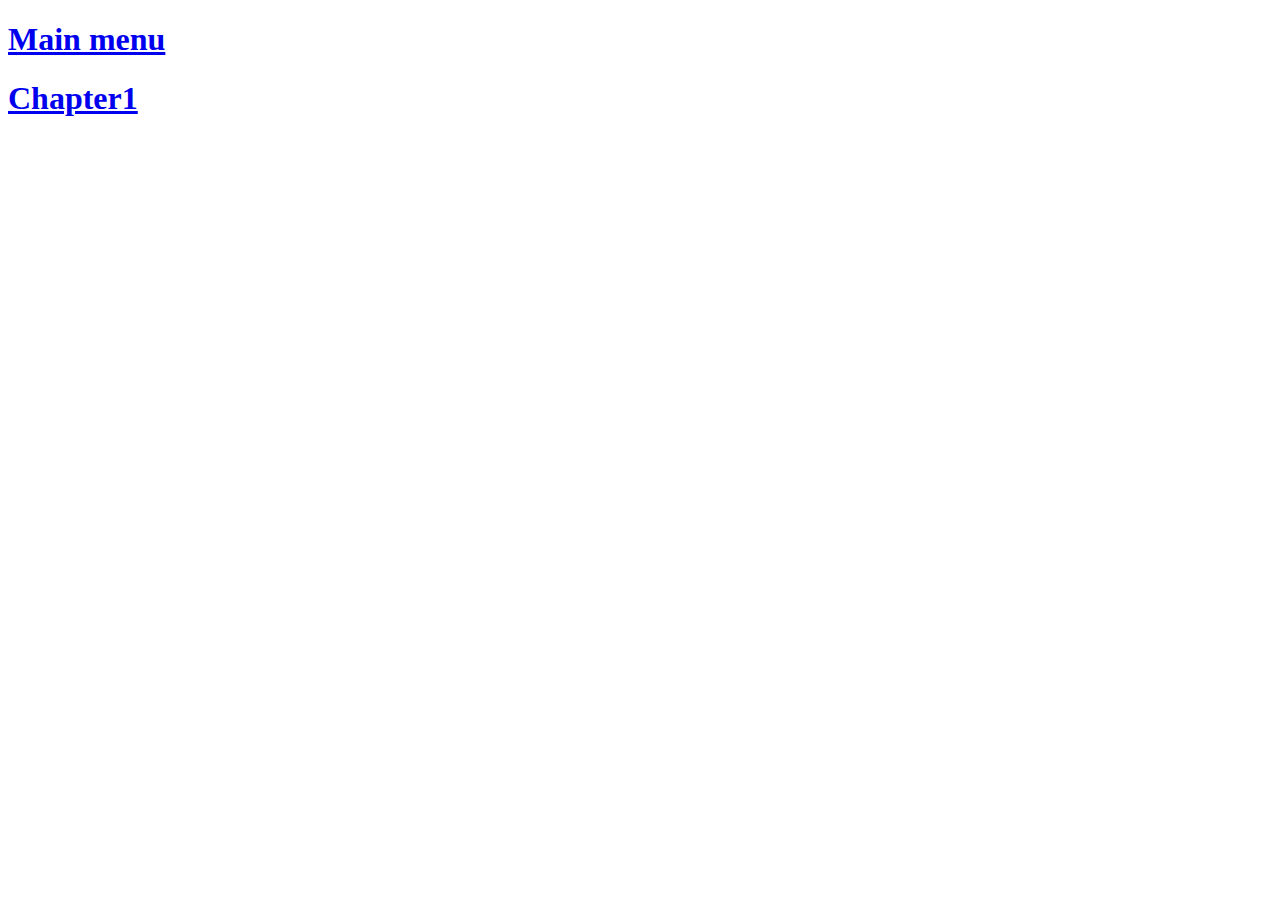
<file: index.html>
<!DOCTYPE html>
<html>

    <head>
        <title>Kin</title>
    </head>

    <body>

        <h1><a href="main_menu.html">Main menu</a></h1>
        <h1><a href="Chapter1_v05.html">Chapter1</a></h1>
    </body>

</html>
</file>
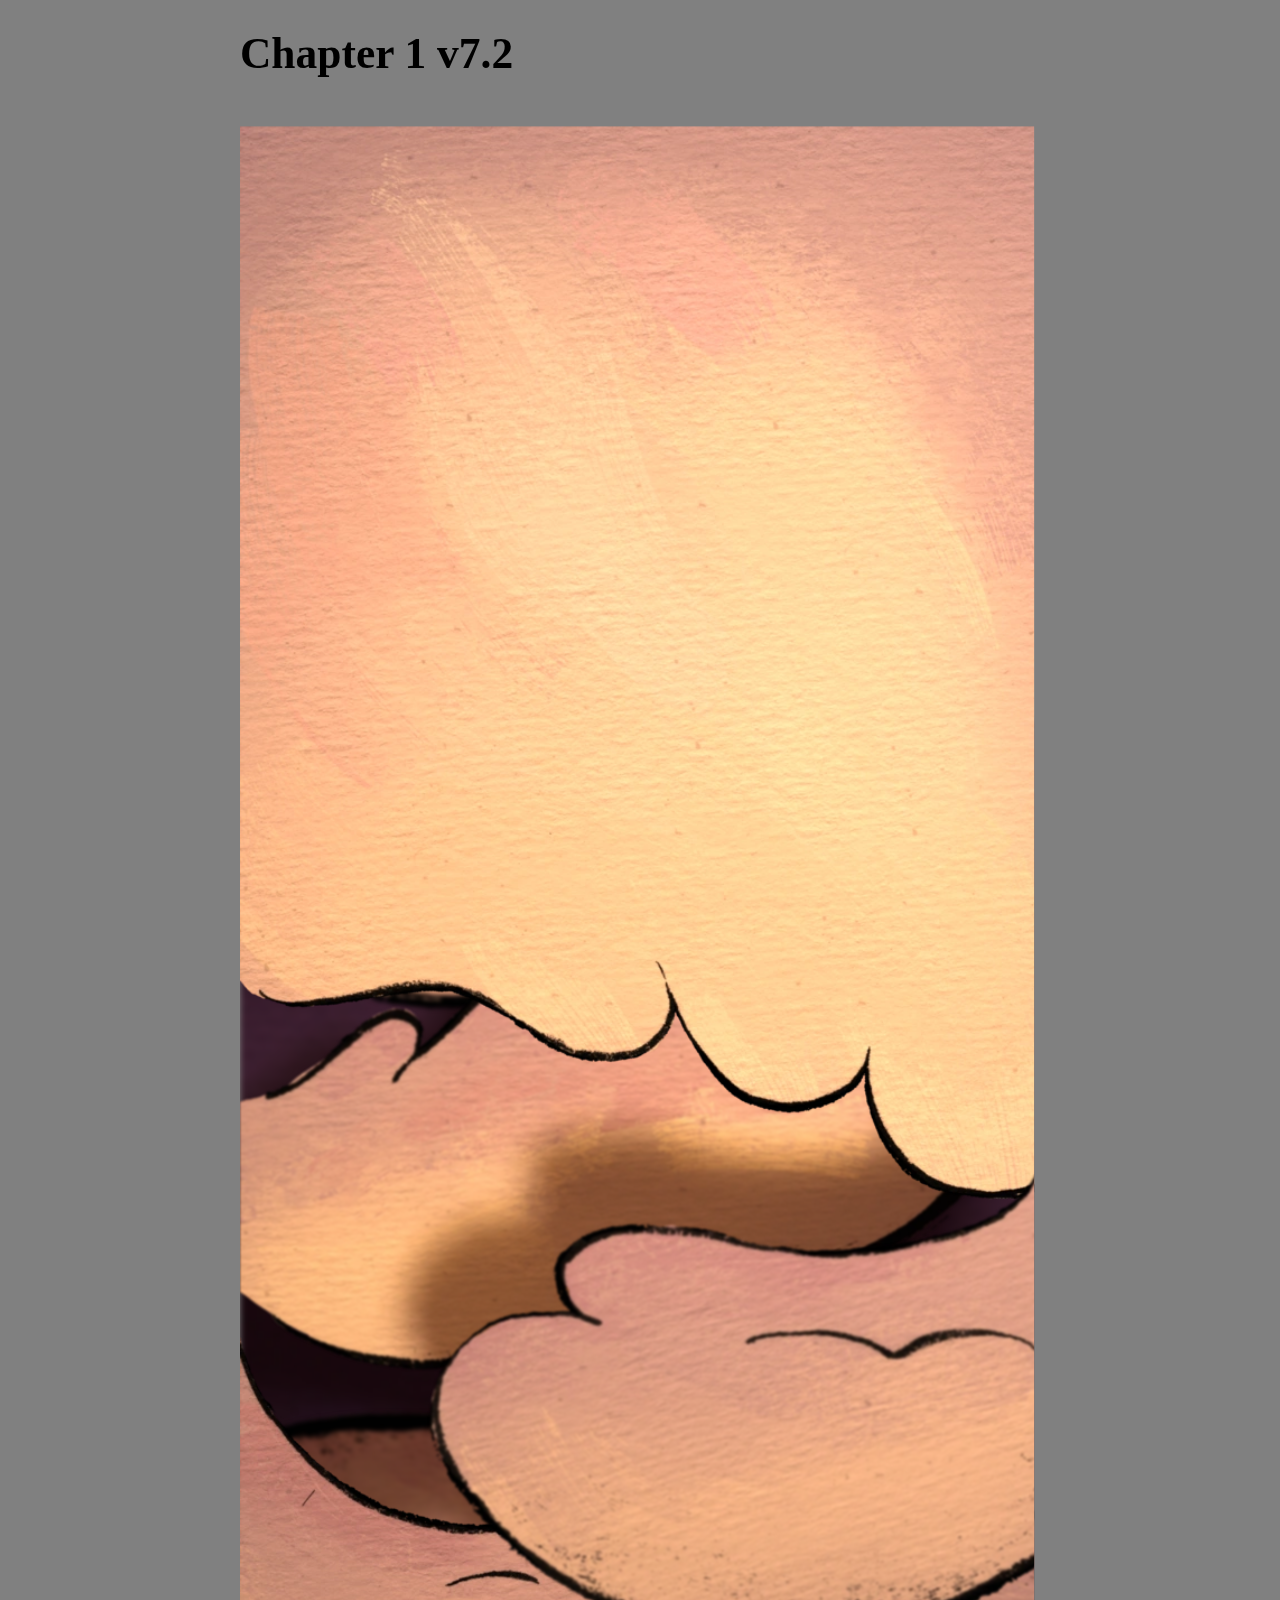
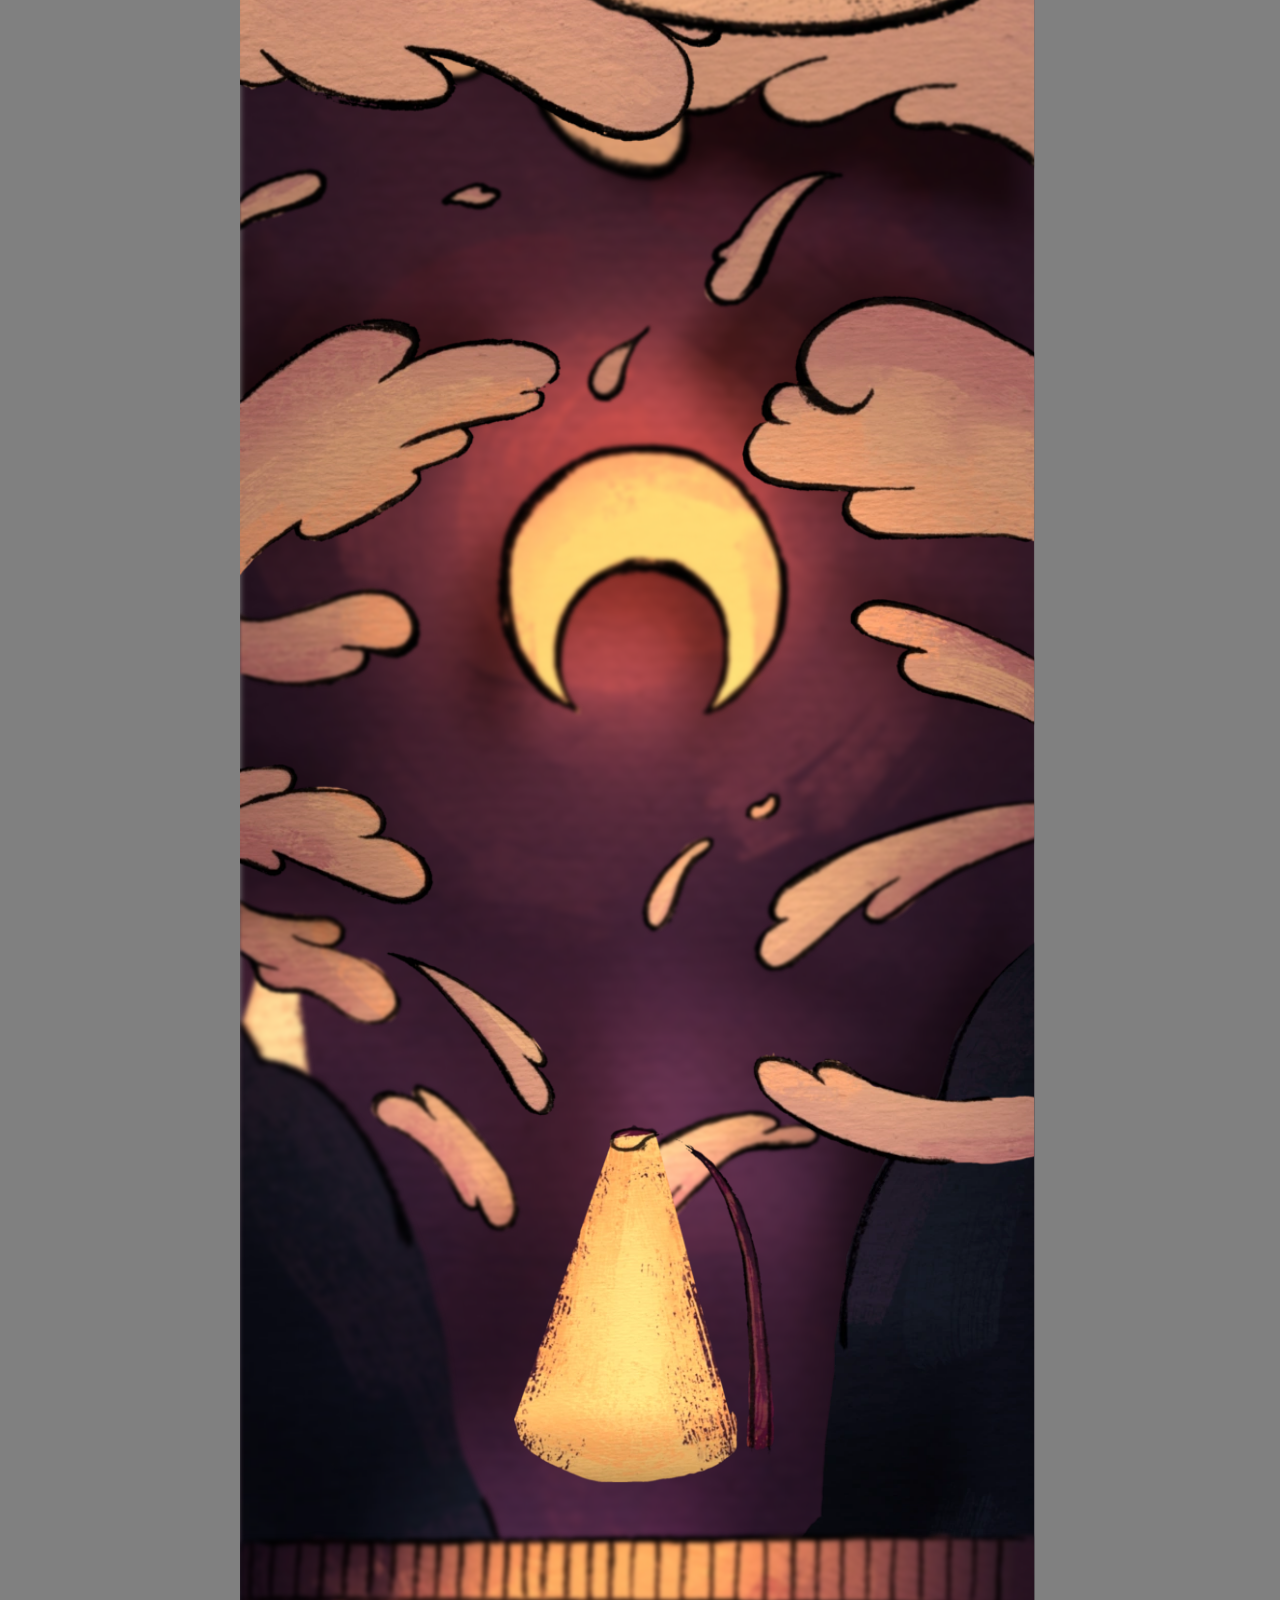
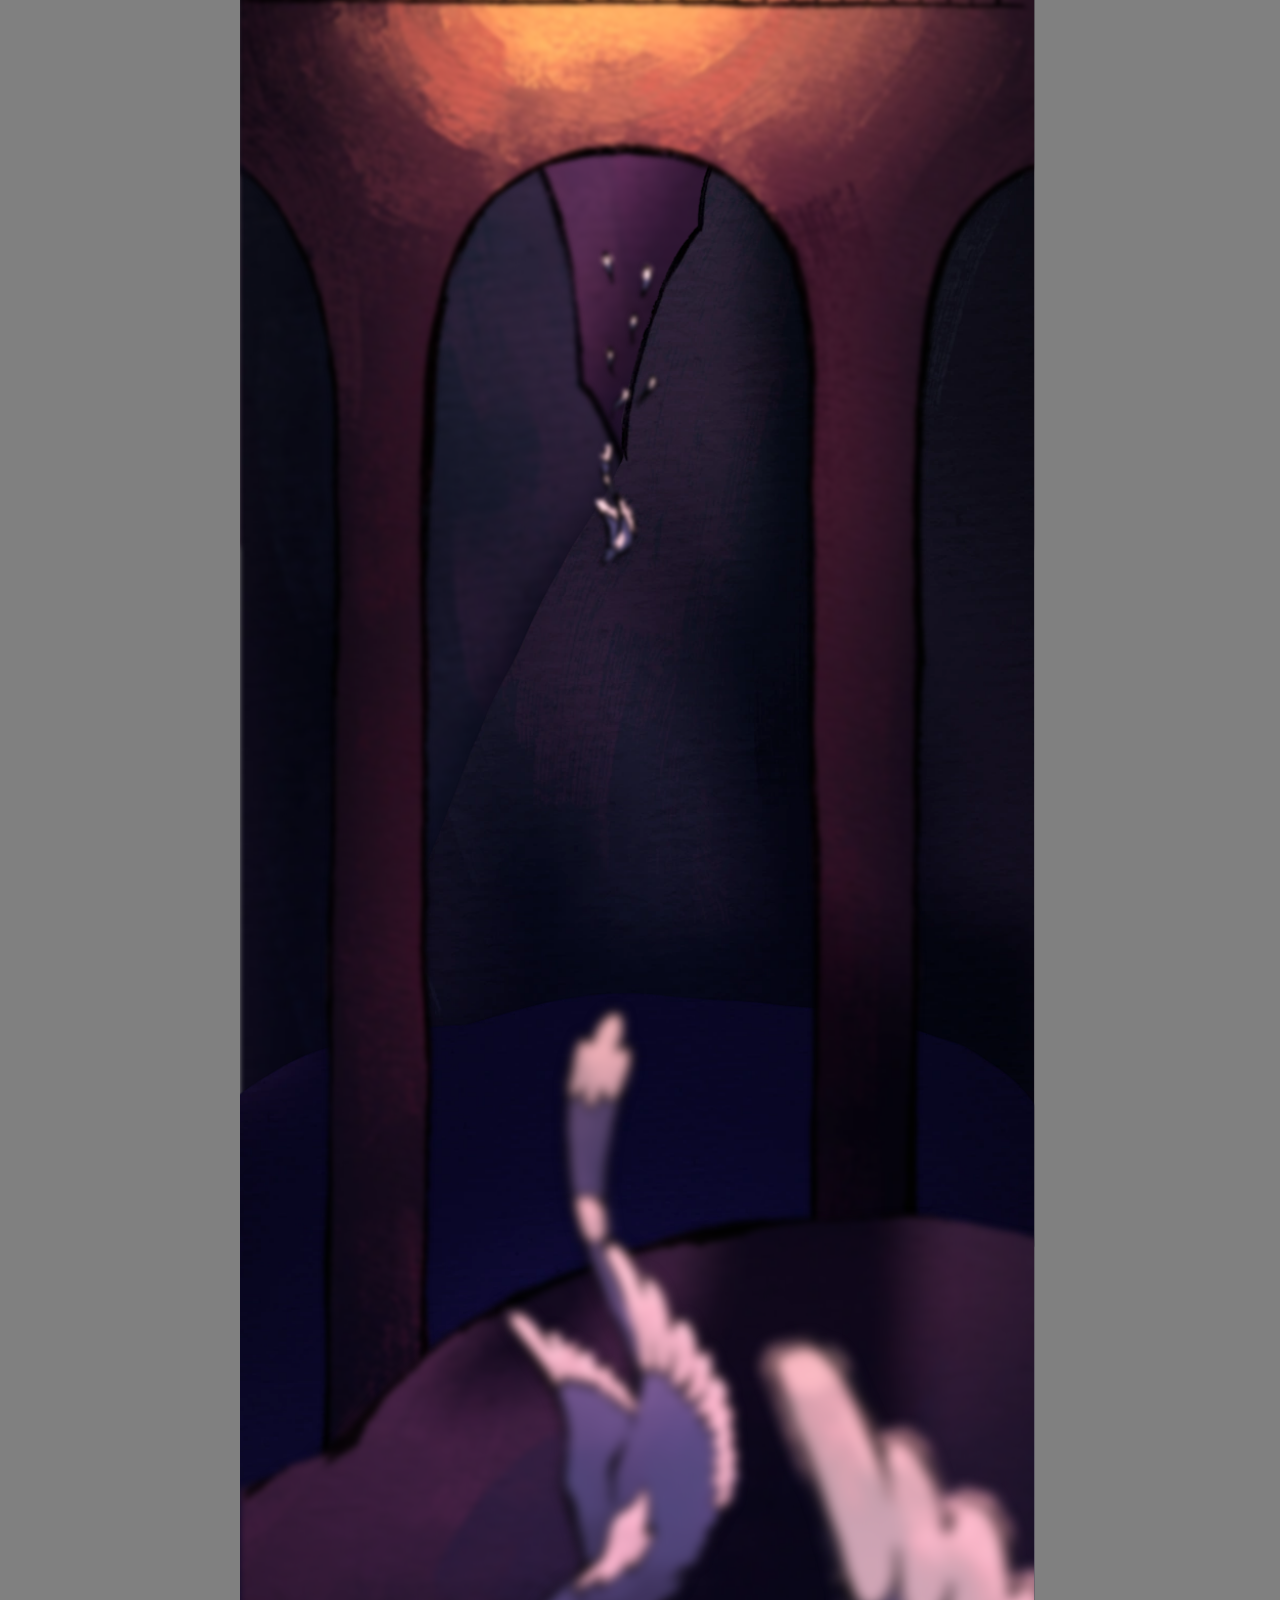
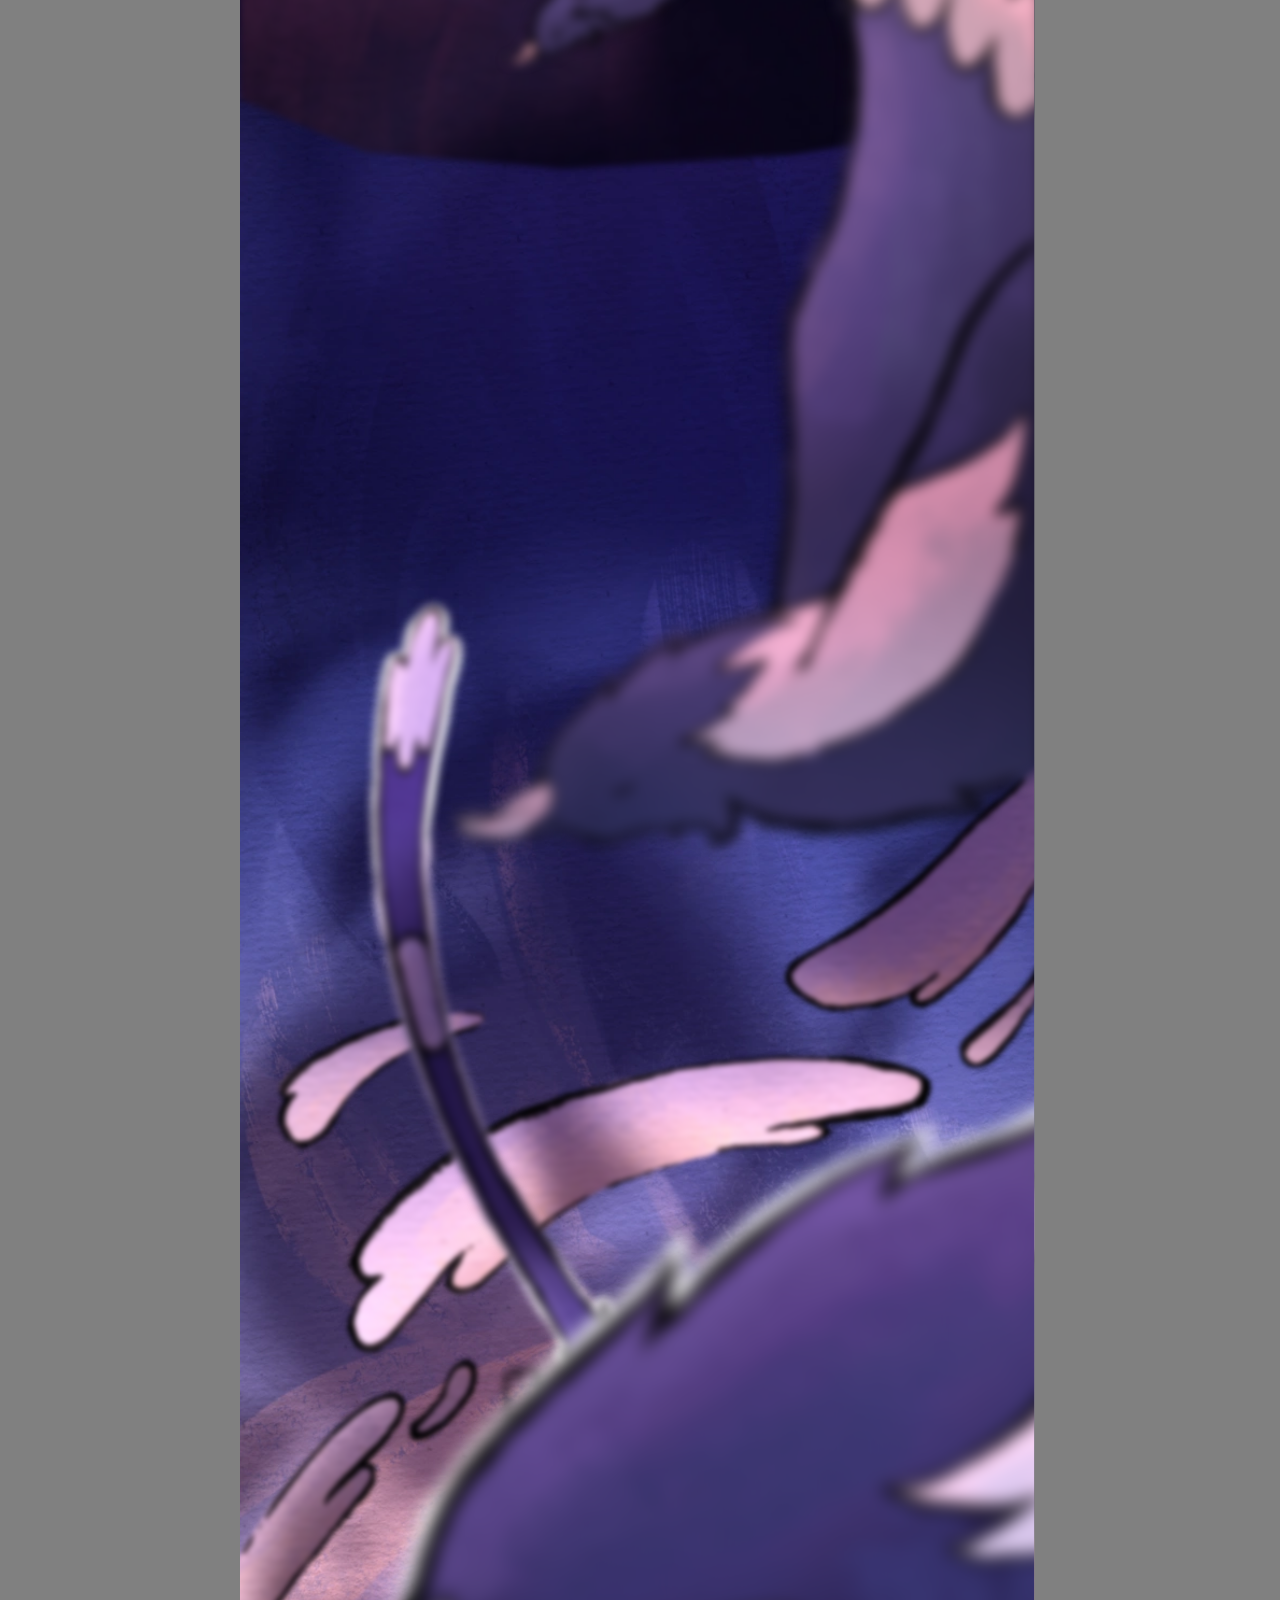
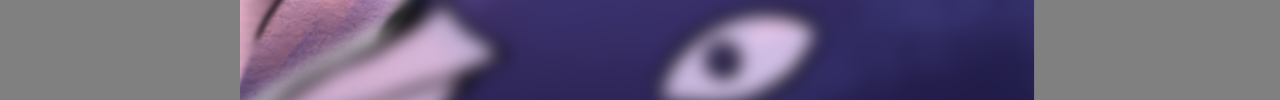
<file: Chapter1_v05.html>
<!DOCTYPE html>
<html>

    <head>
        <title>Kin</title>
        <link rel="stylesheet" href="kin.css">
        <script src="chapter1.js"></script>
    </head>

    <body>
        <div id="dofcontrol">
            <div class="dof" pos="1400" focus="133" obj="Cloud2"></div>
            <div class="dof" pos="2600" focus="50" obj="Moon"></div>
            <div class="dof" pos="3350" focus="226" obj="Bridge"></div>
            <div class="dof" pos="3850" focus="226" obj="Bird1"></div>
            <div class="dof" pos="4350" focus="352" obj="Bird2"></div>
            <div class="dof" pos="4750" focus="406" obj="Bird3"></div>
            <div class="dof" pos="5350" focus="470" obj="Bird4"></div>
            <div class="dof" pos="5700" focus="470" obj="Bird4"></div>
            <div class="dof" pos="6250" focus="304" obj="Bird4"></div>
            <div class="dof" pos="6700" focus="280" obj="Bird06"></div>
        </div>
        <div class="main-content" style="height: 5000px;width: 585px;">
            <h1>Chapter 1 v7.2</h1>
            <img src="Chapter1_assets_WEBP50/Cloud1.webp" width="470" style="z-index: 170; left: 120px; top: 654px;">
            <img src="Chapter1_assets_WEBP50/Cloud2.webp" width="590" style="z-index: 133; left: 0px; top: 0px;">
            <img src="Chapter1_assets_WEBP50/Cloud3.webp" width="590" style="z-index: 88; left: 0px; top: 548px;">
            <img src="Chapter1_assets_WEBP50/Cloud4.webp" width="408" style="z-index: 45; left: 0px; top: 432px;">
            <img src="Chapter1_assets_WEBP50/Cloud5.webp" width="590" style="z-index: 75; left: 0px; top: 1150px;">
            <img src="Chapter1_assets_WEBP50/Cloud6.webp" width="590" style="z-index: 125; left: 0px; top: 1191px;">
            <img src="Chapter1_assets_WEBP50/Moon.webp" width="271" style="z-index: 50; left: 165px; top: 1370px;">
            <img src="Chapter1_assets_WEBP50/Sky01.webp" width="589" style="z-index: 0; left: 0px; top: 530px;">
            <img src="Chapter1_assets_WEBP50/Groud2.webp" width="554" style="z-index: 115; left: 35px; top: 1635px;">
            <img src="Chapter1_assets_WEBP50/Ground3.webp" width="470" style="z-index: 33; left: 0px; top: 1800px;">
            <img src="Chapter1_assets_WEBP50/Bridge.webp" width="610" style="z-index: 226; left: 0px; top: 1650px;">
            <img src="Chapter1_assets_WEBP50/Streetlight1.webp" width="220" style="z-index: 161; left: 202px; top: 1695px;">
            <img src="Chapter1_assets_WEBP50/Bird1.webp" width="150" style="z-index: 225; left: 227px; top: 2050px;">
            <img src="Chapter1_assets_WEBP50/Bird2.webp" width="245" style="z-index: 352; left: 145px; top: 2345px;">
            <img src="Chapter1_assets_WEBP50/Bird3.webp" width="441" style="z-index: 406; left: 155px; top: 2458px;">
            <img src="Chapter1_assets_WEBP50/Ground1_extended.webp" width="590" height="454" style="z-index: 258; left: 0px; top: 2620px;">
            <img src="Chapter1_assets_WEBP50/Sky02.webp" width="600" style="z-index: 135; left: -10px; top: 2770px;">
            <img src="Chapter1_assets_WEBP50/Bird4.webp" width="820" style="z-index: 470; left: -10px; top: 3050px;">
            <img src="Chapter1_assets_WEBP50/Cloud7.webp" width="760" style="z-index: 245; left: -10px; top: 3400px;">
            <img src="Chapter1_assets_WEBP50/Bird05.webp" width="470" style="z-index: 304; left: 35px; top: 3150px;">
            <img src="Chapter1_assets_WEBP50/Bird06.webp" width="493" style="z-index: 280; left: 50px; top: 4000px;">
        </div>
    </body>

</html>
</file>
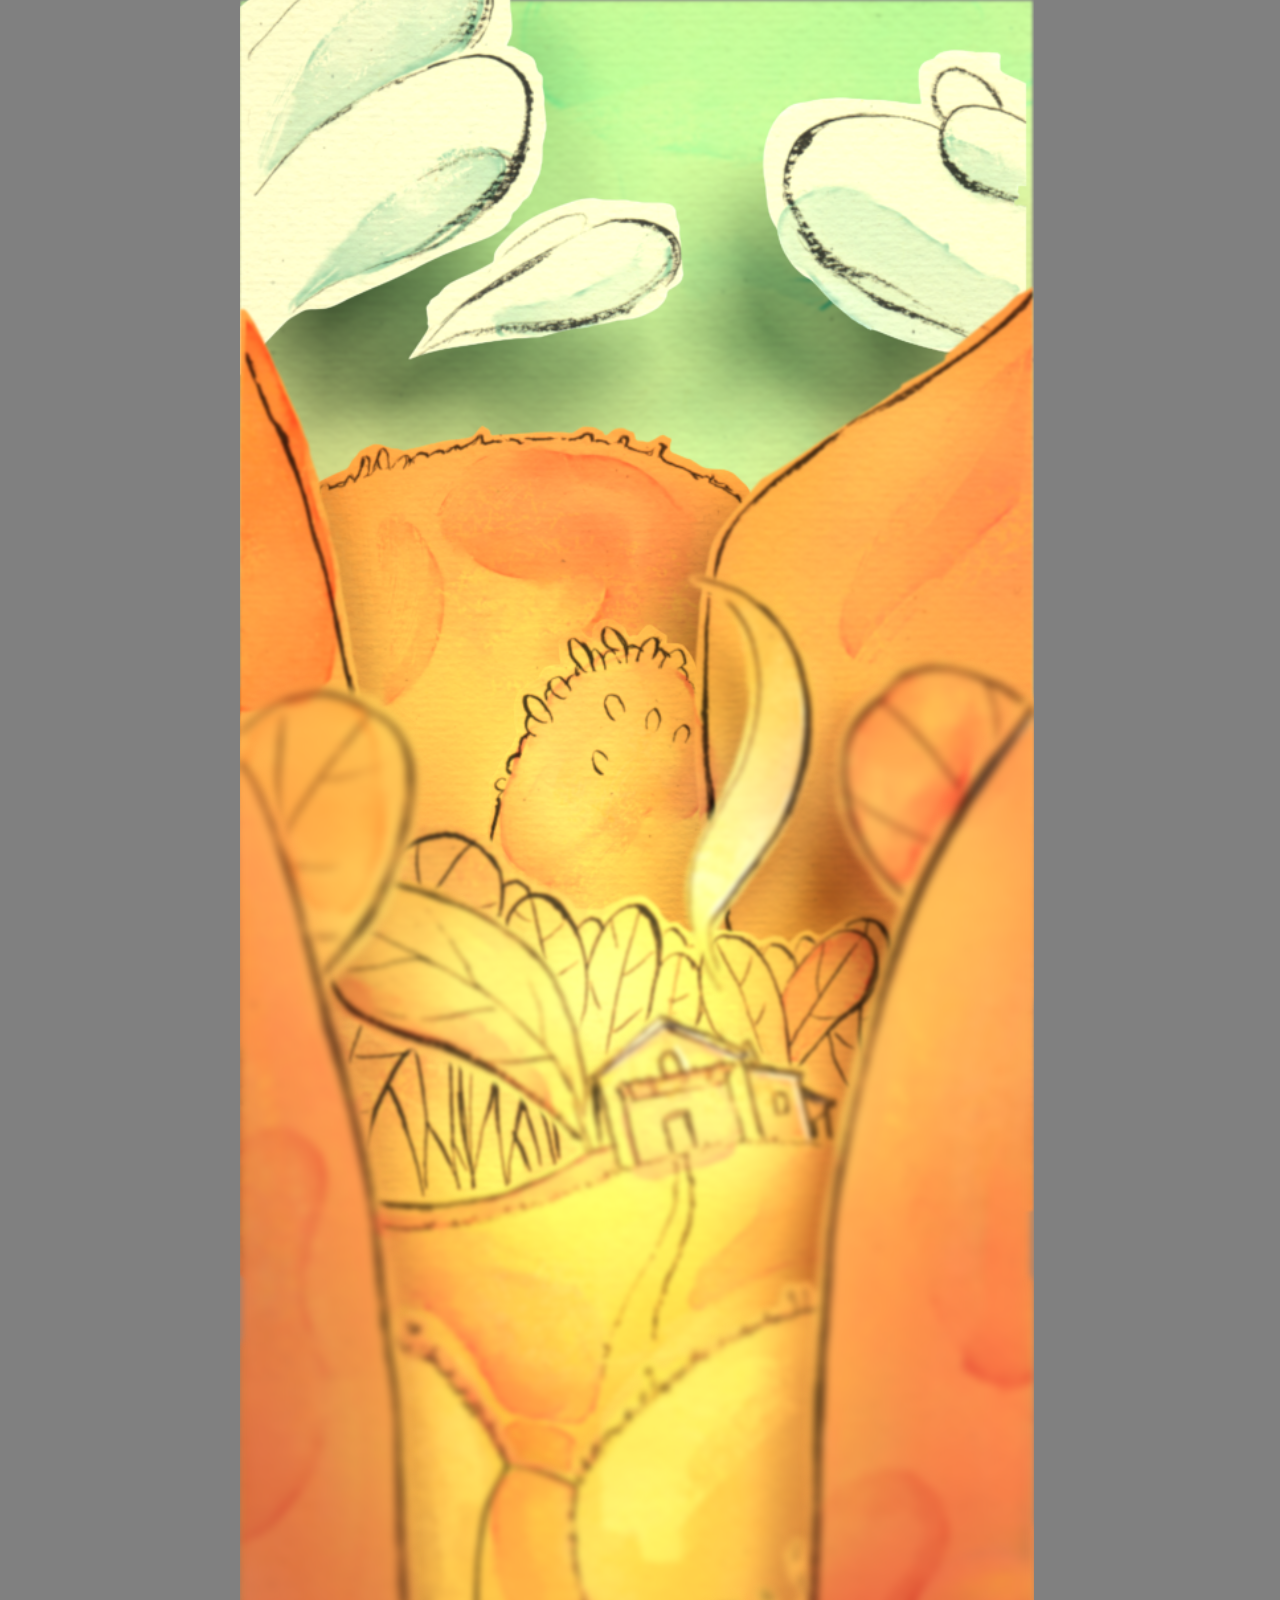
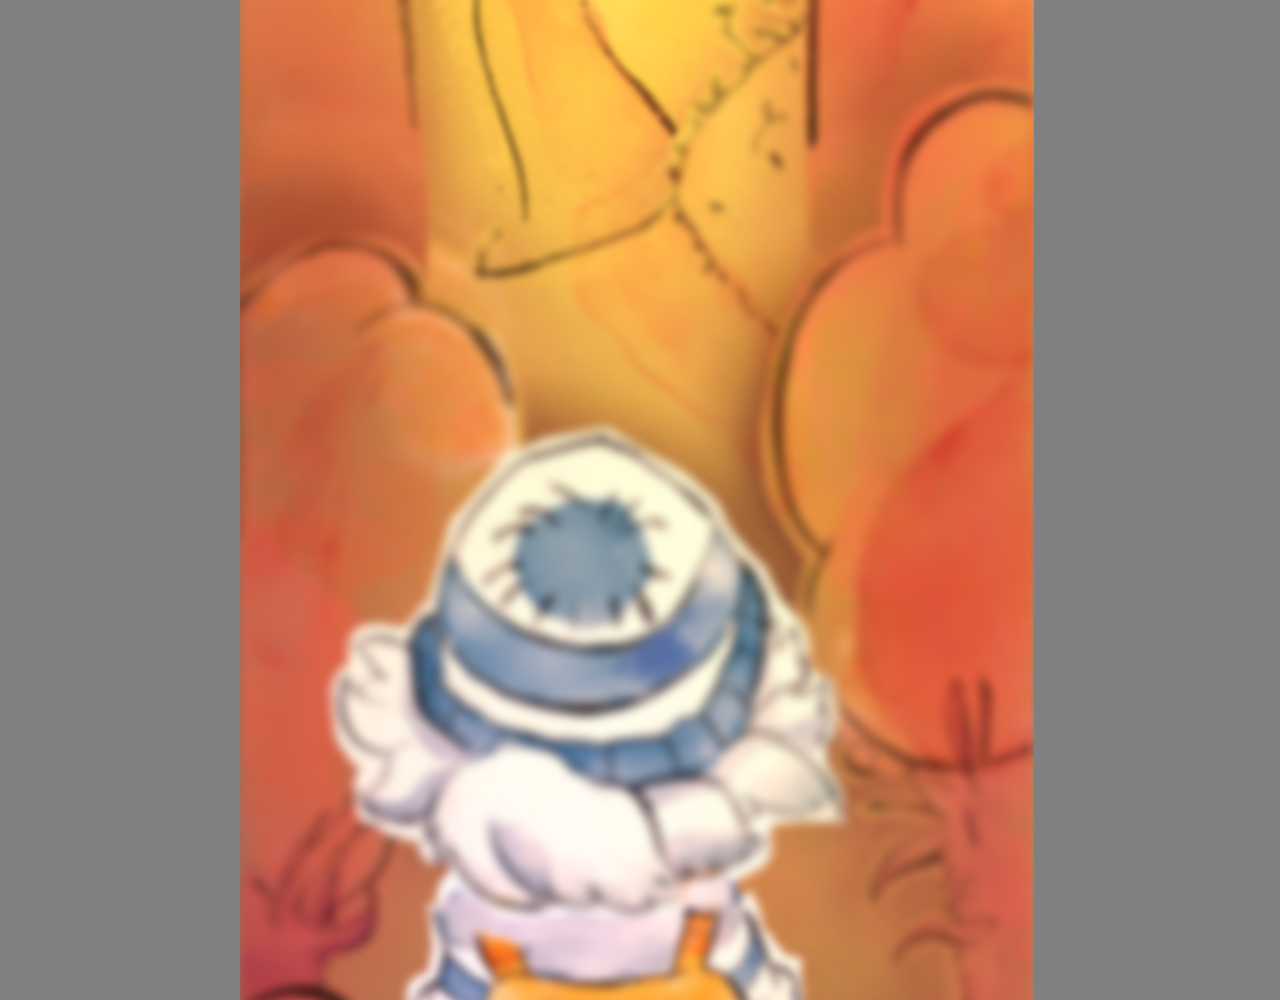
<file: main_menu.html>
<!DOCTYPE html>
<html>

    <head>
        <title>Kin</title>
        <link rel="stylesheet" href="kin.css">
        <script src="kin.js"></script>
    </head>

    <body>
        <div class="main-content" style="height: 2000px;">
            
            <img src="Render/140_AUBIN.png" width="464" height="452" style="z-index: 310; left: 35px; top: 1199px;">
            <img src="Render/130_AUBIN.png" width="365" height="468" style="z-index: 297; left: 99px; top: 1428px;">
            <img src="Render/120_BUSHES.png" width="599" height="1045" style="z-index: 308; left: 0px; top: 1002px;">
            <img src="Render/110_CLIFFS.png" width="599" height="1050" style="z-index: 268; left: 0px; top: 460px;">
            <img src="Render/100_PATH.png" width="600" height="1130" style="z-index: 260; left: 0px; top: 929px;">
            <img src="Render/090_TREES.png" width="599" height="366" style="z-index: 259; left: 0px; top: 454px;">
            <img src="Render/080_MEADOW.png" width="599" height="639" style="z-index: 225; left: 0px; top: 804px;">
            <img src="Render/070_HOUSE.png" width="599" height="768" style="z-index: 186; left: 0px; top: 401px;">
            <img src="Render/060_TREES.png" width="599" height="426" style="z-index: 154; left: 0px; top: 547px;">
            <img src="Render/050_CLIFFS.png" width="599" height="836" style="z-index: 117; left: 0px; top: 202px;">
            <img src="Render/030_MOUNTAIN.png" width="277" height="381" style="z-index: 79; left: 148px; top: 438px;">
            <img src="Render/020_MOUNTAIN.png" width="432" height="457" style="z-index: 57; left: 0px; top: 311px;">
            <img src="Render/040_CLOUDS.png" width="599" height="368" style="z-index: 105; left: 0px; top: 0px;">
            <img src="Render/010_SKY.png" width="599" height="548" style="z-index: 0; left: 0px; top: 0px;">
        </div>
    </body>

</html>
</file>
<file: kin.css>
body {
    margin: 0;
    position: absolute;
    /* display: flex; */
    /* flex-direction: row; */
    /* justify-content: center; */
    /* align-items: flex-start; */
    background-color: grey;
}

.main-content {
    width: 600px; 
    height: 2000px; 
    top: 0px;
    left: 0px;
    position: absolute;
    transform-origin: top left;
    /* background-color: blue; */
    transform: scale(1.3);
    overflow: hidden;
}

.main-content > img {
    position: absolute;

    -webkit-touch-callout: none;
    -webkit-user-select: none;
    -khtml-user-select: none;
    -moz-user-select: none;
    -ms-user-select: none;
    user-select: none;


    transform: translateY(0);
}

.dofcontrol{
    display: none;
}

.dof {
    display: none;
}

/* @media (max-width: 600px) {
    #main-content {
        transform: scale(100vw / 600);
    }
} */
</file>
